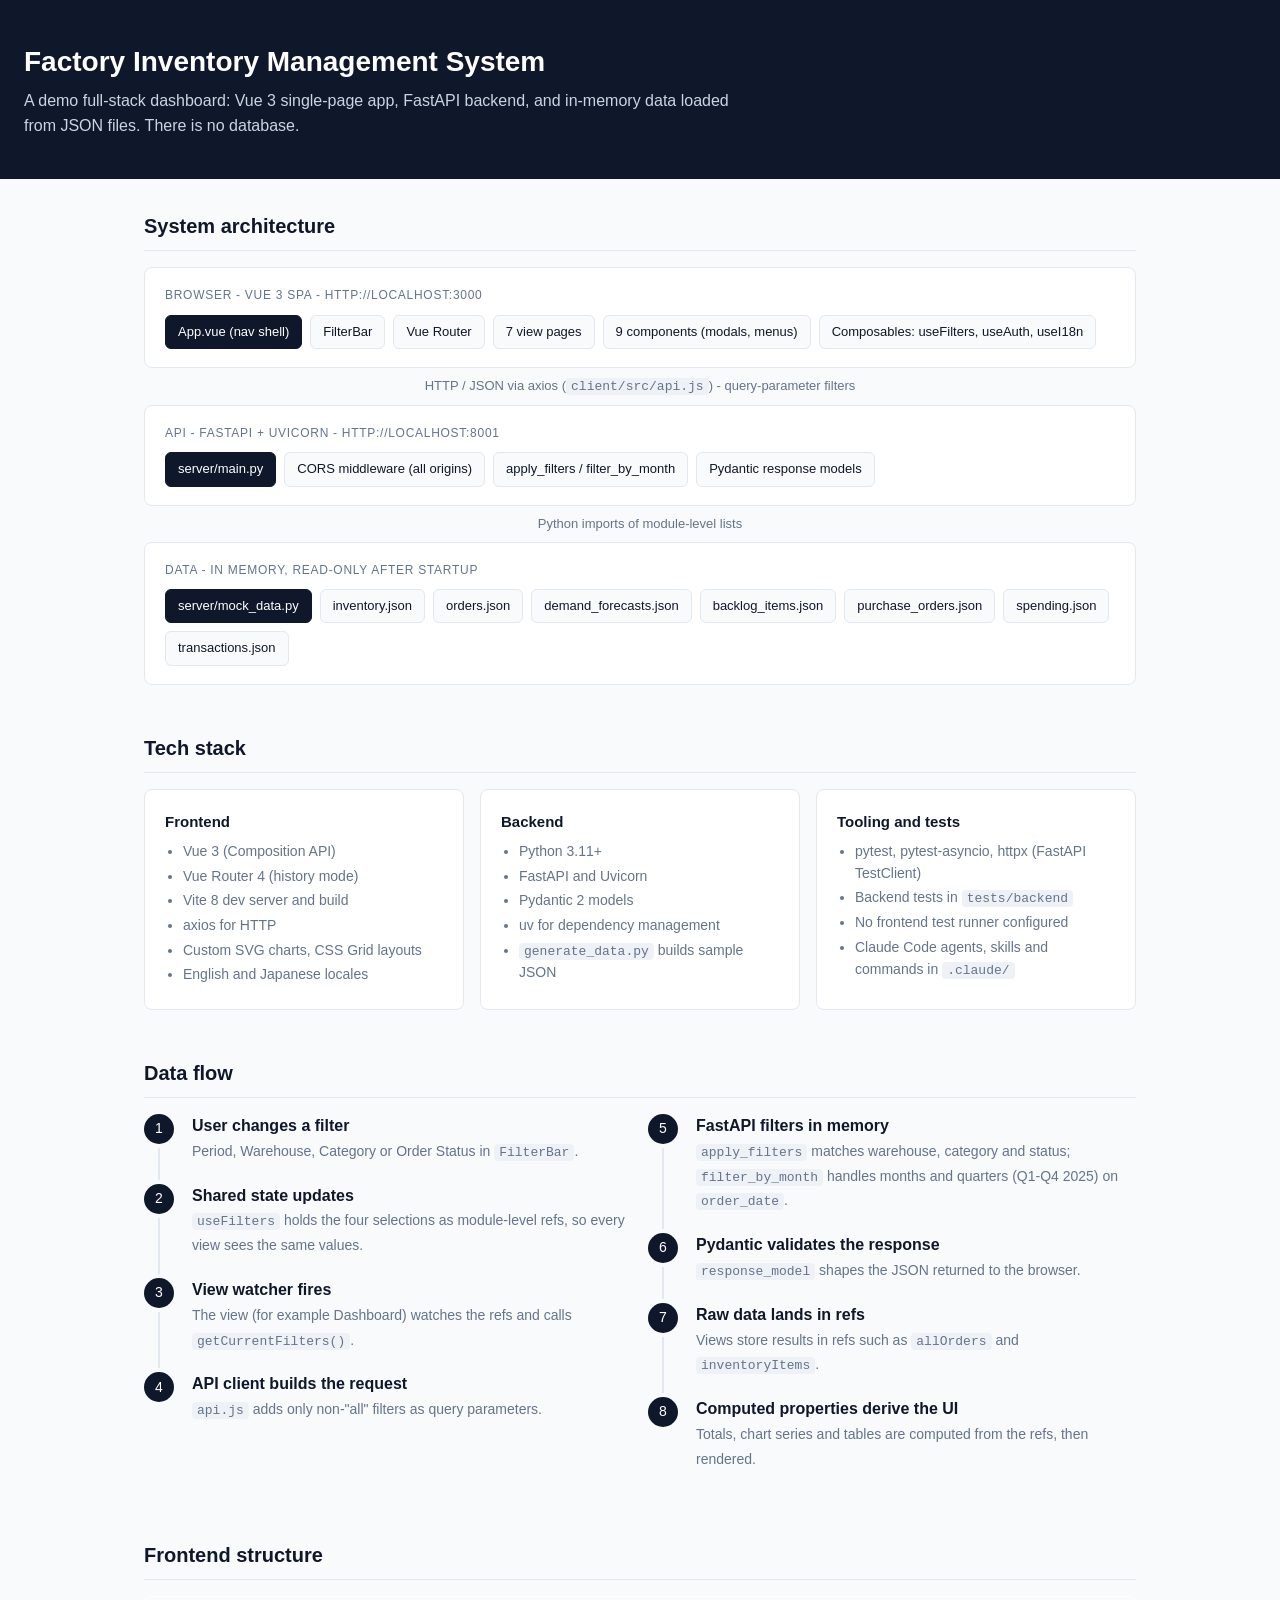
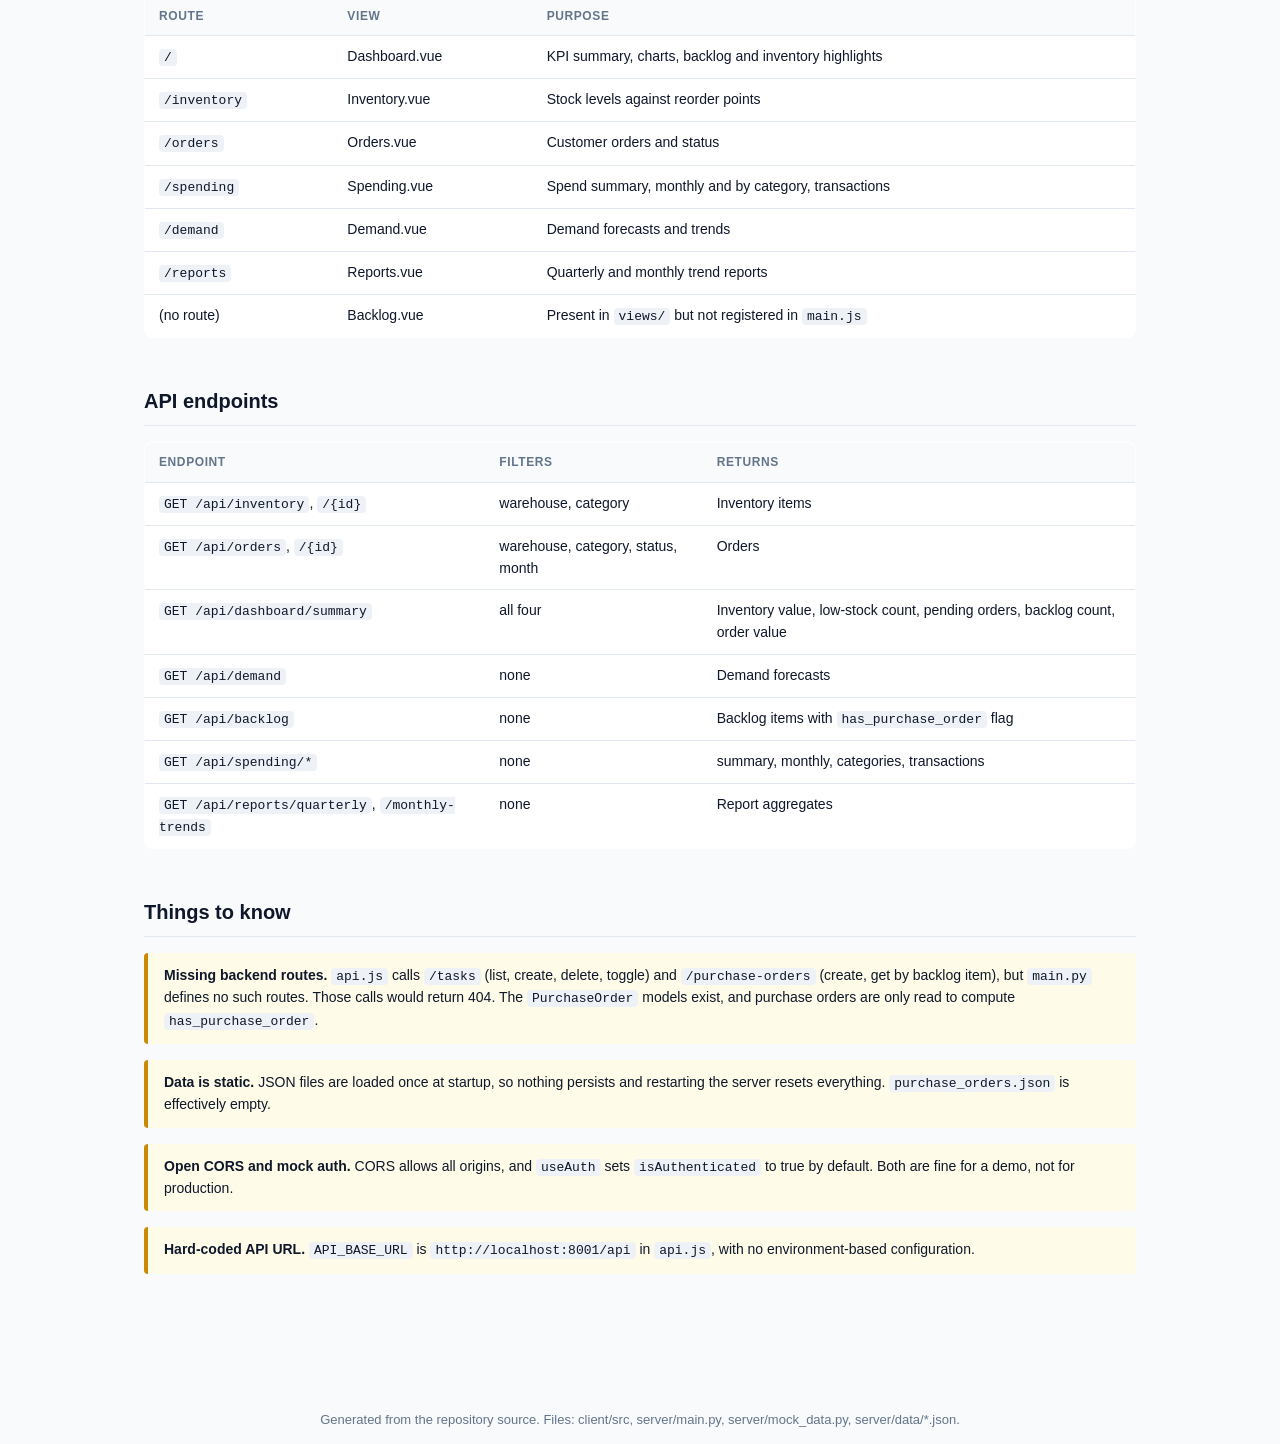
<file: docs/architecture.html>
<!DOCTYPE html>
<html lang="en">
<head>
<meta charset="utf-8">
<meta name="viewport" content="width=device-width, initial-scale=1">
<title>Architecture - Factory Inventory Management</title>
<style>
  :root {
    --ink: #0f172a;
    --muted: #64748b;
    --line: #e2e8f0;
    --bg: #f8fafc;
    --card: #ffffff;
    --green: #16a34a;
    --blue: #2563eb;
    --yellow: #ca8a04;
    --red: #dc2626;
  }
  * { box-sizing: border-box; }
  body {
    margin: 0;
    font-family: -apple-system, BlinkMacSystemFont, "Segoe UI", Roboto, sans-serif;
    color: var(--ink);
    background: var(--bg);
    line-height: 1.55;
  }
  header { background: var(--ink); color: #fff; padding: 40px 24px; }
  header h1 { margin: 0 0 6px; font-size: 28px; font-weight: 600; }
  header p { margin: 0; color: #cbd5e1; max-width: 720px; }
  main { max-width: 1040px; margin: 0 auto; padding: 32px 24px 64px; }
  section { margin-bottom: 48px; }
  h2 { font-size: 20px; margin: 0 0 16px; padding-bottom: 8px; border-bottom: 1px solid var(--line); }
  h3 { font-size: 15px; margin: 0 0 8px; }
  .grid { display: grid; gap: 16px; }
  .cols-3 { grid-template-columns: repeat(auto-fit, minmax(280px, 1fr)); }
  .cols-2 { grid-template-columns: repeat(auto-fit, minmax(320px, 1fr)); }
  .card { background: var(--card); border: 1px solid var(--line); border-radius: 8px; padding: 20px; }
  .card ul { margin: 0; padding-left: 18px; color: var(--muted); font-size: 14px; }
  .card li { margin: 3px 0; }
  .tag { display: inline-block; font-size: 12px; padding: 2px 8px; border-radius: 999px; border: 1px solid var(--line); color: var(--muted); background: var(--bg); }
  code { font-family: ui-monospace, SFMono-Regular, Menlo, monospace; font-size: 13px; background: #eef2f7; padding: 1px 5px; border-radius: 4px; }

  /* Layered system diagram */
  .layers { display: flex; flex-direction: column; align-items: stretch; gap: 0; }
  .layer { background: var(--card); border: 1px solid var(--line); border-radius: 8px; padding: 18px 20px; }
  .layer .label { font-size: 12px; text-transform: uppercase; letter-spacing: .06em; color: var(--muted); margin-bottom: 10px; }
  .chips { display: flex; flex-wrap: wrap; gap: 8px; }
  .chip { font-size: 13px; padding: 6px 12px; border-radius: 6px; background: var(--bg); border: 1px solid var(--line); }
  .chip.accent { background: var(--ink); color: #fff; border-color: var(--ink); }
  .arrow { text-align: center; color: var(--muted); font-size: 13px; padding: 8px 0; }

  /* Data flow */
  ol.flow { list-style: none; margin: 0; padding: 0; counter-reset: step; }
  ol.flow li { counter-increment: step; position: relative; padding: 0 0 20px 48px; }
  ol.flow li::before {
    content: counter(step);
    position: absolute; left: 0; top: 0;
    width: 30px; height: 30px; border-radius: 50%;
    background: var(--ink); color: #fff; font-size: 14px;
    display: flex; align-items: center; justify-content: center;
  }
  ol.flow li::after { content: ""; position: absolute; left: 14px; top: 34px; bottom: 4px; width: 2px; background: var(--line); }
  ol.flow li:last-child::after { display: none; }
  ol.flow strong { display: block; }
  ol.flow span { color: var(--muted); font-size: 14px; }

  table { width: 100%; border-collapse: collapse; background: var(--card); border: 1px solid var(--line); border-radius: 8px; overflow: hidden; font-size: 14px; }
  th, td { text-align: left; padding: 10px 14px; border-bottom: 1px solid var(--line); vertical-align: top; }
  th { background: var(--bg); font-weight: 600; color: var(--muted); font-size: 12px; text-transform: uppercase; letter-spacing: .05em; }
  tr:last-child td { border-bottom: none; }
  .note { border-left: 4px solid var(--yellow); background: #fefce8; padding: 12px 16px; border-radius: 4px; font-size: 14px; }
  footer { text-align: center; color: var(--muted); font-size: 13px; padding: 24px; }
</style>
</head>
<body>

<header>
  <h1>Factory Inventory Management System</h1>
  <p>A demo full-stack dashboard: Vue 3 single-page app, FastAPI backend, and in-memory data loaded from JSON files. There is no database.</p>
</header>

<main>

  <section>
    <h2>System architecture</h2>
    <div class="layers">
      <div class="layer">
        <div class="label">Browser - Vue 3 SPA - http://localhost:3000</div>
        <div class="chips">
          <span class="chip accent">App.vue (nav shell)</span>
          <span class="chip">FilterBar</span>
          <span class="chip">Vue Router</span>
          <span class="chip">7 view pages</span>
          <span class="chip">9 components (modals, menus)</span>
          <span class="chip">Composables: useFilters, useAuth, useI18n</span>
        </div>
      </div>
      <div class="arrow">HTTP / JSON via axios (<code>client/src/api.js</code>) - query-parameter filters</div>
      <div class="layer">
        <div class="label">API - FastAPI + Uvicorn - http://localhost:8001</div>
        <div class="chips">
          <span class="chip accent">server/main.py</span>
          <span class="chip">CORS middleware (all origins)</span>
          <span class="chip">apply_filters / filter_by_month</span>
          <span class="chip">Pydantic response models</span>
        </div>
      </div>
      <div class="arrow">Python imports of module-level lists</div>
      <div class="layer">
        <div class="label">Data - in memory, read-only after startup</div>
        <div class="chips">
          <span class="chip accent">server/mock_data.py</span>
          <span class="chip">inventory.json</span>
          <span class="chip">orders.json</span>
          <span class="chip">demand_forecasts.json</span>
          <span class="chip">backlog_items.json</span>
          <span class="chip">purchase_orders.json</span>
          <span class="chip">spending.json</span>
          <span class="chip">transactions.json</span>
        </div>
      </div>
    </div>
  </section>

  <section>
    <h2>Tech stack</h2>
    <div class="grid cols-3">
      <div class="card">
        <h3>Frontend</h3>
        <ul>
          <li>Vue 3 (Composition API)</li>
          <li>Vue Router 4 (history mode)</li>
          <li>Vite 8 dev server and build</li>
          <li>axios for HTTP</li>
          <li>Custom SVG charts, CSS Grid layouts</li>
          <li>English and Japanese locales</li>
        </ul>
      </div>
      <div class="card">
        <h3>Backend</h3>
        <ul>
          <li>Python 3.11+</li>
          <li>FastAPI and Uvicorn</li>
          <li>Pydantic 2 models</li>
          <li>uv for dependency management</li>
          <li><code>generate_data.py</code> builds sample JSON</li>
        </ul>
      </div>
      <div class="card">
        <h3>Tooling and tests</h3>
        <ul>
          <li>pytest, pytest-asyncio, httpx (FastAPI TestClient)</li>
          <li>Backend tests in <code>tests/backend</code></li>
          <li>No frontend test runner configured</li>
          <li>Claude Code agents, skills and commands in <code>.claude/</code></li>
        </ul>
      </div>
    </div>
  </section>

  <section>
    <h2>Data flow</h2>
    <div class="grid cols-2">
      <ol class="flow">
        <li><strong>User changes a filter</strong><span>Period, Warehouse, Category or Order Status in <code>FilterBar</code>.</span></li>
        <li><strong>Shared state updates</strong><span><code>useFilters</code> holds the four selections as module-level refs, so every view sees the same values.</span></li>
        <li><strong>View watcher fires</strong><span>The view (for example Dashboard) watches the refs and calls <code>getCurrentFilters()</code>.</span></li>
        <li><strong>API client builds the request</strong><span><code>api.js</code> adds only non-"all" filters as query parameters.</span></li>
      </ol>
      <ol class="flow" style="counter-reset: step 4;">
        <li><strong>FastAPI filters in memory</strong><span><code>apply_filters</code> matches warehouse, category and status; <code>filter_by_month</code> handles months and quarters (Q1-Q4 2025) on <code>order_date</code>.</span></li>
        <li><strong>Pydantic validates the response</strong><span><code>response_model</code> shapes the JSON returned to the browser.</span></li>
        <li><strong>Raw data lands in refs</strong><span>Views store results in refs such as <code>allOrders</code> and <code>inventoryItems</code>.</span></li>
        <li><strong>Computed properties derive the UI</strong><span>Totals, chart series and tables are computed from the refs, then rendered.</span></li>
      </ol>
    </div>
  </section>

  <section>
    <h2>Frontend structure</h2>
    <table>
      <thead><tr><th>Route</th><th>View</th><th>Purpose</th></tr></thead>
      <tbody>
        <tr><td><code>/</code></td><td>Dashboard.vue</td><td>KPI summary, charts, backlog and inventory highlights</td></tr>
        <tr><td><code>/inventory</code></td><td>Inventory.vue</td><td>Stock levels against reorder points</td></tr>
        <tr><td><code>/orders</code></td><td>Orders.vue</td><td>Customer orders and status</td></tr>
        <tr><td><code>/spending</code></td><td>Spending.vue</td><td>Spend summary, monthly and by category, transactions</td></tr>
        <tr><td><code>/demand</code></td><td>Demand.vue</td><td>Demand forecasts and trends</td></tr>
        <tr><td><code>/reports</code></td><td>Reports.vue</td><td>Quarterly and monthly trend reports</td></tr>
        <tr><td>(no route)</td><td>Backlog.vue</td><td>Present in <code>views/</code> but not registered in <code>main.js</code></td></tr>
      </tbody>
    </table>
  </section>

  <section>
    <h2>API endpoints</h2>
    <table>
      <thead><tr><th>Endpoint</th><th>Filters</th><th>Returns</th></tr></thead>
      <tbody>
        <tr><td><code>GET /api/inventory</code>, <code>/{id}</code></td><td>warehouse, category</td><td>Inventory items</td></tr>
        <tr><td><code>GET /api/orders</code>, <code>/{id}</code></td><td>warehouse, category, status, month</td><td>Orders</td></tr>
        <tr><td><code>GET /api/dashboard/summary</code></td><td>all four</td><td>Inventory value, low-stock count, pending orders, backlog count, order value</td></tr>
        <tr><td><code>GET /api/demand</code></td><td>none</td><td>Demand forecasts</td></tr>
        <tr><td><code>GET /api/backlog</code></td><td>none</td><td>Backlog items with <code>has_purchase_order</code> flag</td></tr>
        <tr><td><code>GET /api/spending/*</code></td><td>none</td><td>summary, monthly, categories, transactions</td></tr>
        <tr><td><code>GET /api/reports/quarterly</code>, <code>/monthly-trends</code></td><td>none</td><td>Report aggregates</td></tr>
      </tbody>
    </table>
  </section>

  <section>
    <h2>Things to know</h2>
    <div class="grid">
      <div class="note"><strong>Missing backend routes.</strong> <code>api.js</code> calls <code>/tasks</code> (list, create, delete, toggle) and <code>/purchase-orders</code> (create, get by backlog item), but <code>main.py</code> defines no such routes. Those calls would return 404. The <code>PurchaseOrder</code> models exist, and purchase orders are only read to compute <code>has_purchase_order</code>.</div>
      <div class="note"><strong>Data is static.</strong> JSON files are loaded once at startup, so nothing persists and restarting the server resets everything. <code>purchase_orders.json</code> is effectively empty.</div>
      <div class="note"><strong>Open CORS and mock auth.</strong> CORS allows all origins, and <code>useAuth</code> sets <code>isAuthenticated</code> to true by default. Both are fine for a demo, not for production.</div>
      <div class="note"><strong>Hard-coded API URL.</strong> <code>API_BASE_URL</code> is <code>http://localhost:8001/api</code> in <code>api.js</code>, with no environment-based configuration.</div>
    </div>
  </section>

</main>

<footer>Generated from the repository source. Files: client/src, server/main.py, server/mock_data.py, server/data/*.json.</footer>

</body>
</html>
</file>
